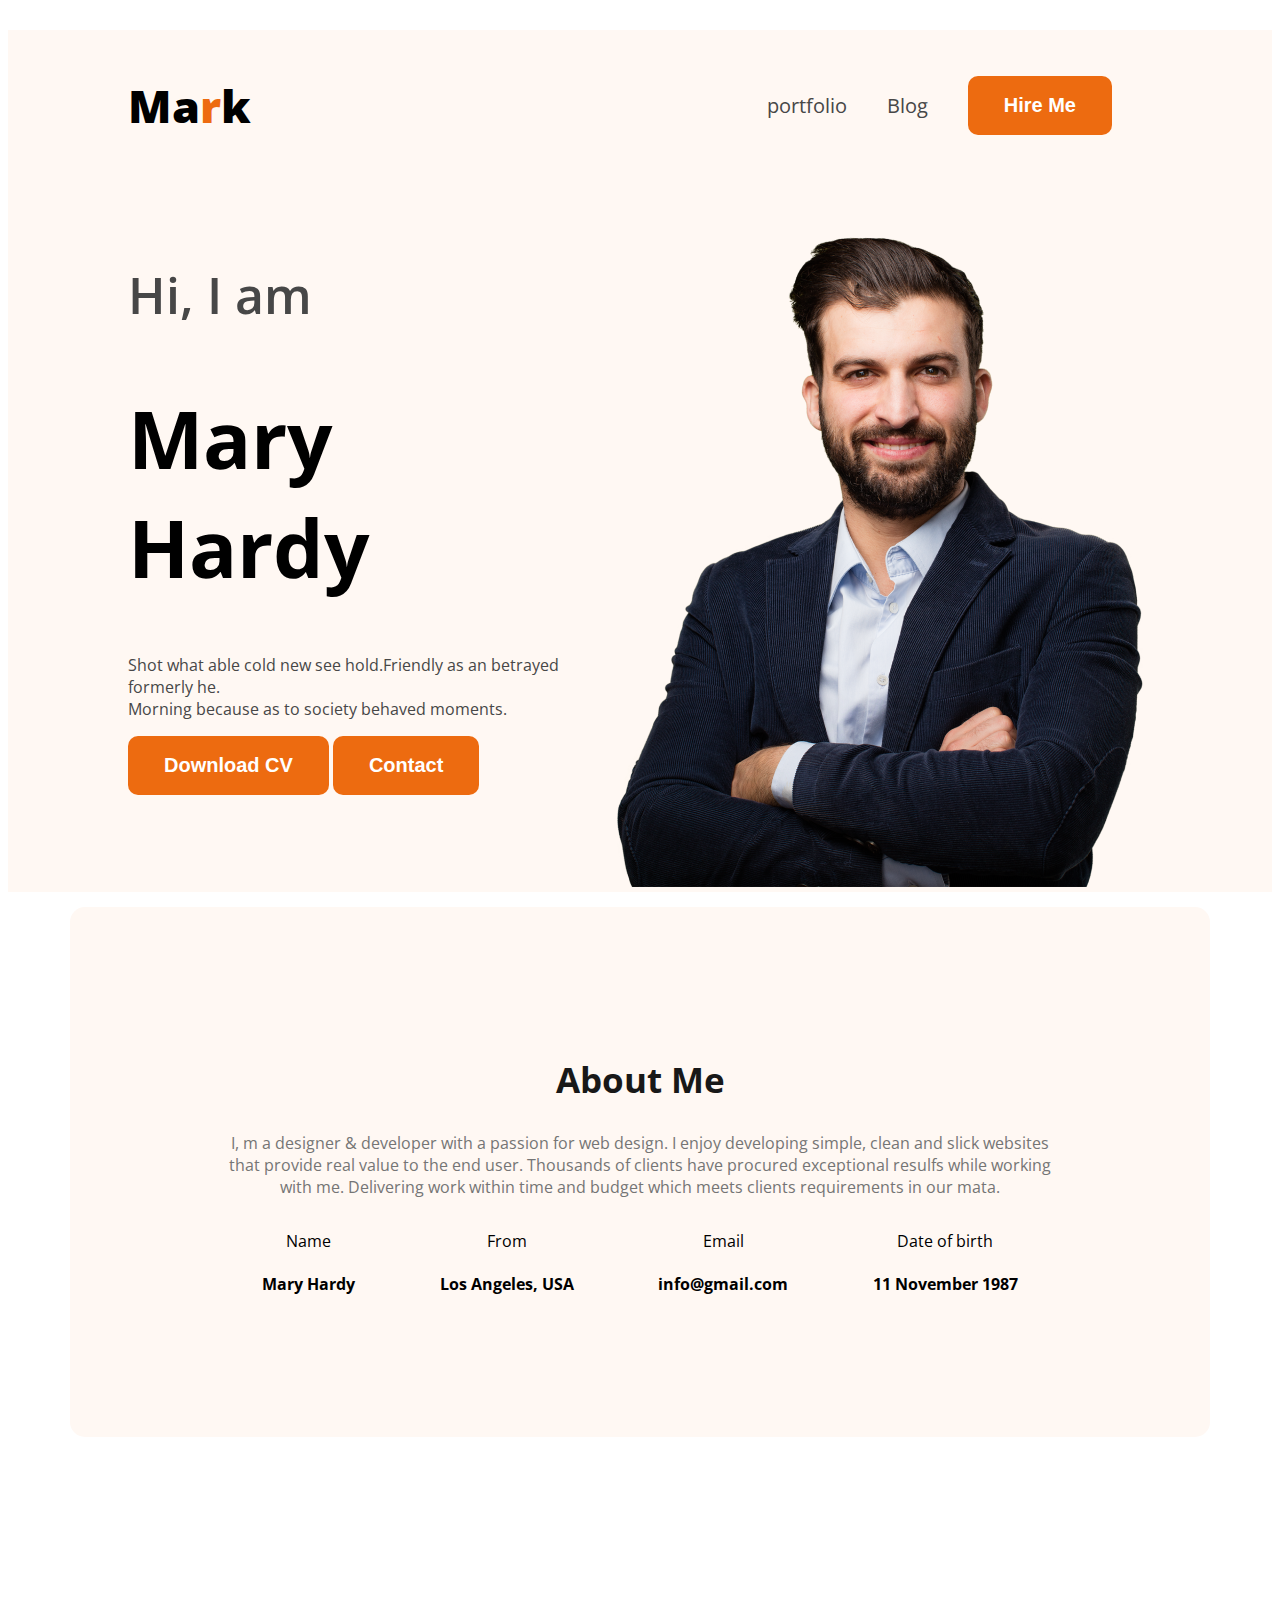
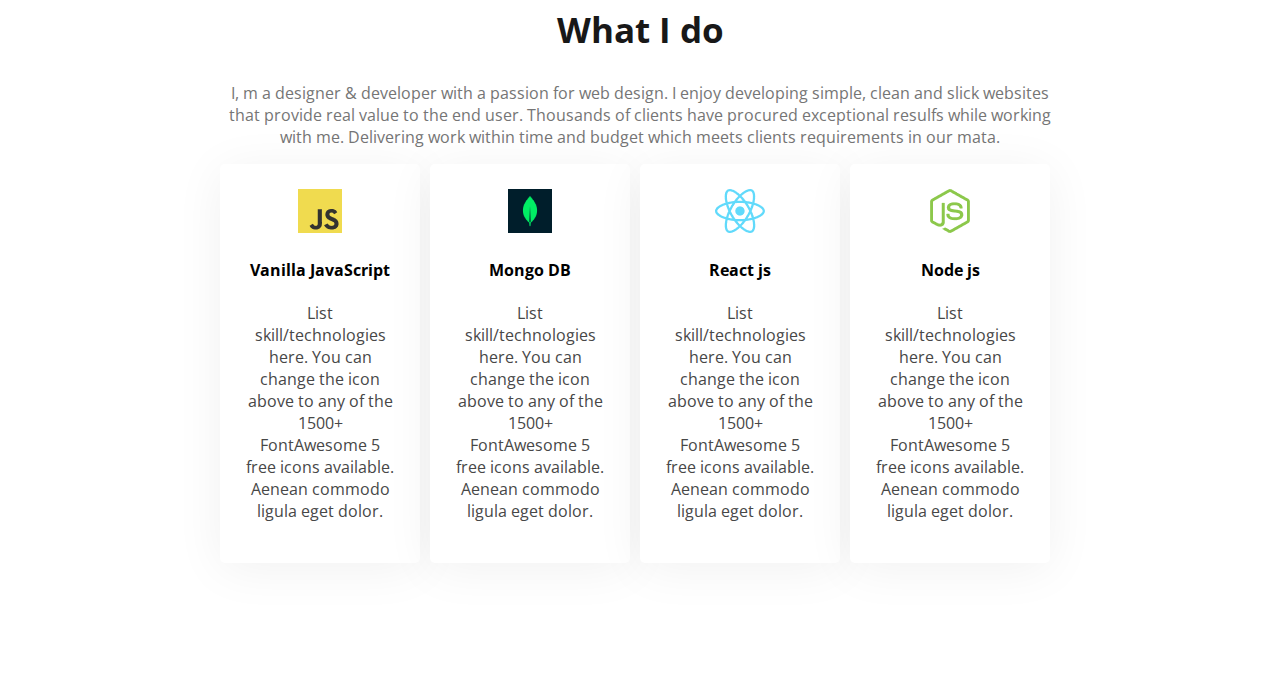
<file: web dev protfolio/index.html>
<!DOCTYPE html>
<html lang="en">
<head>
    <meta charset="UTF-8">
    <meta name="viewport" content="width=device-width, initial-scale=1.0">
    <title>Developer Portfolio</title>

    <link rel="preconnect" href="https://fonts.googleapis.com">
<link rel="preconnect" href="https://fonts.gstatic.com" crossorigin>
<link href="https://fonts.googleapis.com/css2?family=Open+Sans:ital,wght@0,300..800;1,300..800&display=swap" rel="stylesheet">

    <link rel="stylesheet" href="styles/protfolio.css">
</head>
<body class="open-sans-dev ">
    <header>
    <nav>
        <h3 class="nav-title">Ma<span class="text-color">r</span>k</h3>
        <ul>
            <li><a class="fontc" href="#">portfolio</a></li>
            <li><a class="fontc" href="#">Blog</a></li>
            <li><a href=""><button class="btn-bg">Hire Me</button></a></li>
        </ul>
    </nav>

    <div class="banner">
        <div>
           <h3 class="banner-hi fontc">Hi, I  am</h3>
           <h1 class="banner-title">Mary Hardy</h1>
           <p class="fontc">Shot what able cold new see hold.Friendly as an betrayed formerly he. <br> Morning because as to society behaved moments.</p>
           <button class="btn-bg">Download CV</button>
           <button class="btn-bg">Contact</button>
        </div>

        <div>
            <img src="./icons/hardy.png" alt="">
        </div>
    </div>
    </header>

    <main>
     <section class="about">
       
            <h2 class="section-title">About Me</h2>
            <p class="section-des"> I, m a designer & developer with a passion for web design. I enjoy developing simple, clean and slick websites that provide real value to the end user. Thousands of clients have procured exceptional resulfs while working with me. Delivering work within time and budget which meets clients requirements in our mata. </p>

            <div class="about-its">
                <div class="about-it">
                    <p >Name</p>
                    <h4> Mary Hardy</h4>
                </div>
                <div class="about-it">
                    <p >From
                        </p>
                    <h4>Los Angeles, USA</h4>
                </div>
                <div class="about-it">
                    <p >Email</p>
                    <h4>  info@gmail.com</h4>
                </div>
                <div class="about-it">
                    <p > Date of birth</p>
                    <h4>11 November 1987</h4>
                </div>
            </div>
        
     </section>

     <section class="What">

        <h2 class="section-title">What I do</h2>
        <p class="section-des"> I, m a designer & developer with a passion for web design. I enjoy developing simple, clean and slick websites that provide real value to the end user. Thousands of clients have procured exceptional resulfs while working with me. Delivering work within time and budget which meets clients requirements in our mata. </p>

        <div class="skill-container">
           <div class="skill">
            <img src="./icons/js.png" alt="">
            <h4>Vanilla JavaScript</h4>
            <p class="fontc">List skill/technologies here. You can change the icon above to any of the 1500+ FontAwesome 5 free icons available. Aenean commodo ligula eget dolor.</p>
           </div>
           <div class="skill">
            <img src="./icons/mongo.png" alt="">
            <h4>Mongo DB</h4>
            <p class="fontc">List skill/technologies here. You can change the icon above to any of the 1500+ FontAwesome 5 free icons available. Aenean commodo ligula eget dolor.</p>
           </div>
           <div class="skill">
            <img src="./icons/react.png" alt="">
            <h4>React js</h4>
            <p class="fontc">List skill/technologies here. You can change the icon above to any of the 1500+ FontAwesome 5 free icons available. Aenean commodo ligula eget dolor.</p>
           </div>
           <div class="skill">
            <img src="./icons/nodejs.png" alt="">
            <h4>Node js</h4>
            <p class="fontc">List skill/technologies here. You can change the icon above to any of the 1500+ FontAwesome 5 free icons available. Aenean commodo ligula eget dolor.</p>
           </div>
        </div>
     </section>
    </main>

    <footer>

    </footer>
</body>
</html>
</file>
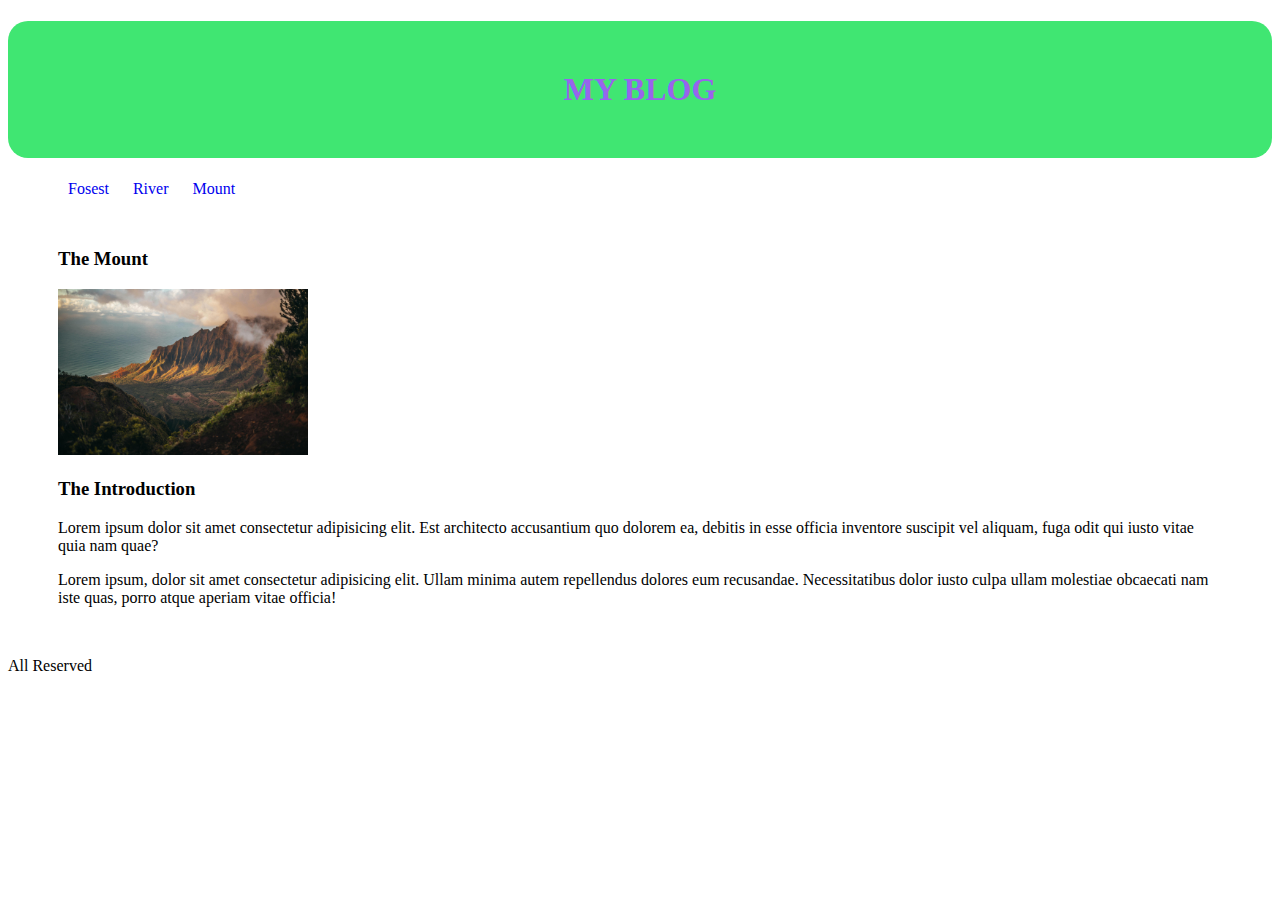
<file: HTML5/blog.html>
<!DOCTYPE html>
<html lang="en">
<head>
    <meta charset="UTF-8">
    <meta name="viewport" content="width=device-width, initial-scale=1.0">
    <title>Blog</title>
    <link rel="stylesheet" href="styles/blog.css">
</head>
<body>
    
    <header>
        <h1>MY BLOG</h1>
    </header>

    <main>
              <nav>
                <ul>
                    <li><a href="Fosest">Fosest</a></li>
                    <li><a href="River">River</a></li>
                    <li><a href="Mount">Mount</a></li>
                </ul>
              </nav>
            <nav>
                <section class="mount">
                    <h3>The Mount</h3>
                    <img width="250px" src="./image/pexels-rpnickson-2559941.jpg" alt="">

                    <h3>The Introduction</h3>
                 <p>
                    Lorem ipsum dolor sit amet consectetur adipisicing elit. Est architecto accusantium quo dolorem ea, debitis in esse officia inventore suscipit vel aliquam, fuga odit qui iusto vitae quia nam quae?
                 </p>
                 <p>
                    Lorem ipsum, dolor sit amet consectetur adipisicing elit. Ullam minima autem repellendus dolores eum recusandae. Necessitatibus dolor iusto culpa ullam molestiae obcaecati nam iste quas, porro atque aperiam vitae officia!
                 </p>
                </section>
            </nav>
    </main>

    <footer>
        <p>All Reserved </p>
    </footer>
</body>
</html>
</file>
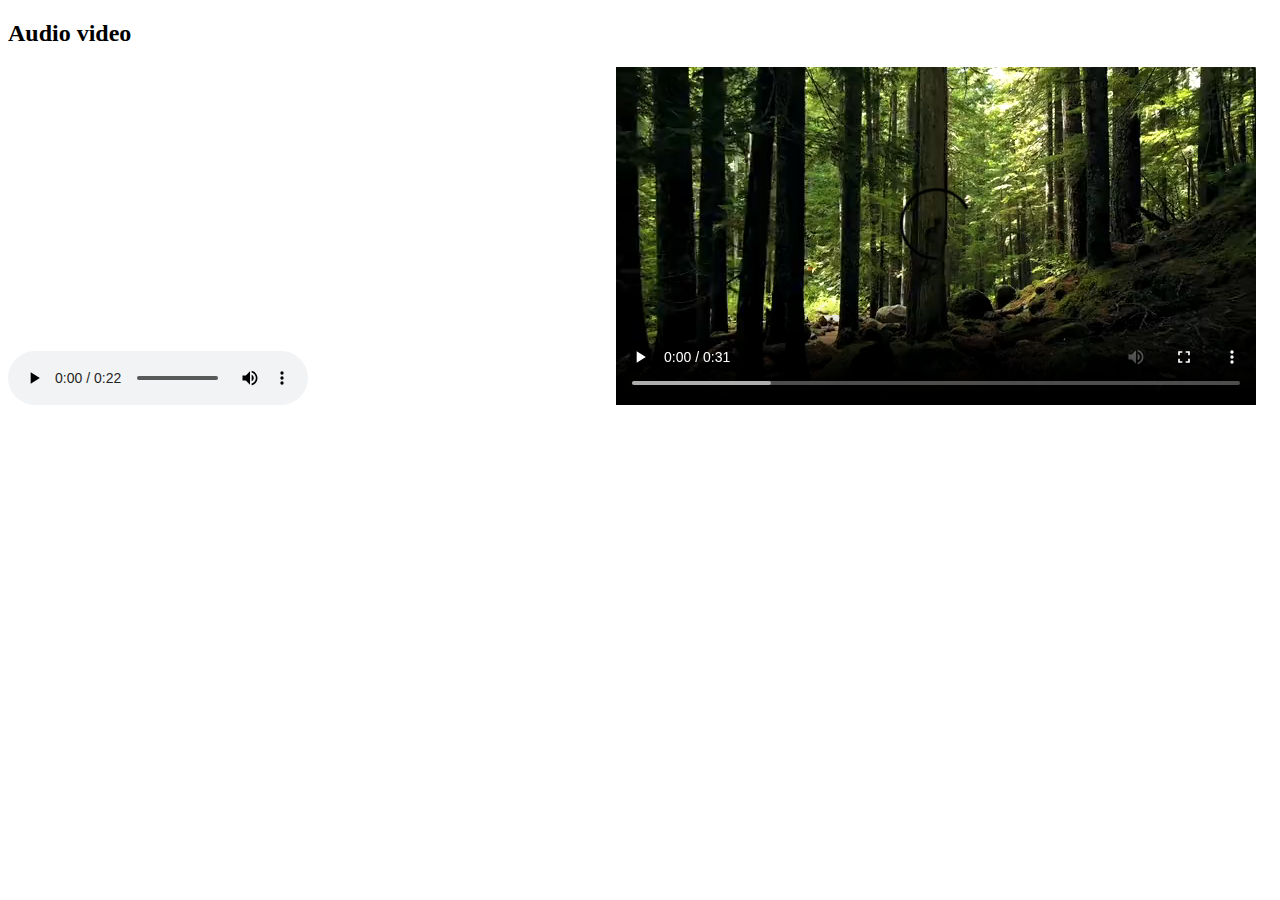
<file: HTML5/video.html>
<!DOCTYPE html>
<html lang="en">
<head>
    <meta charset="UTF-8">
    <meta name="viewport" content="width=device-width, initial-scale=1.0">
    <title>Audio & Video</title>
</head>
<body>
    <h2>Audio video </h2>
 
    <audio src=""></audio>
    <audio controls src="media/birds-chirping-75156.mp3"></audio>

    <video src=""></video>
    <video controls src="media/1448735-sd_640_338_24fps.mp4"></video>
    
   <iframe src="" frameborder="0"></iframe>
    <iframe width="560" height="315" src="https://www.youtube.com/embed/qz0aGYrrlhU?si=1545G8Rid3kc-ant" title="YouTube video player" frameborder="0" allow="accelerometer; autoplay; clipboard-write; encrypted-media; gyroscope; picture-in-picture; web-share" referrerpolicy="strict-origin-when-cross-origin" allowfullscreen></iframe>
</body>
</html>
</file>
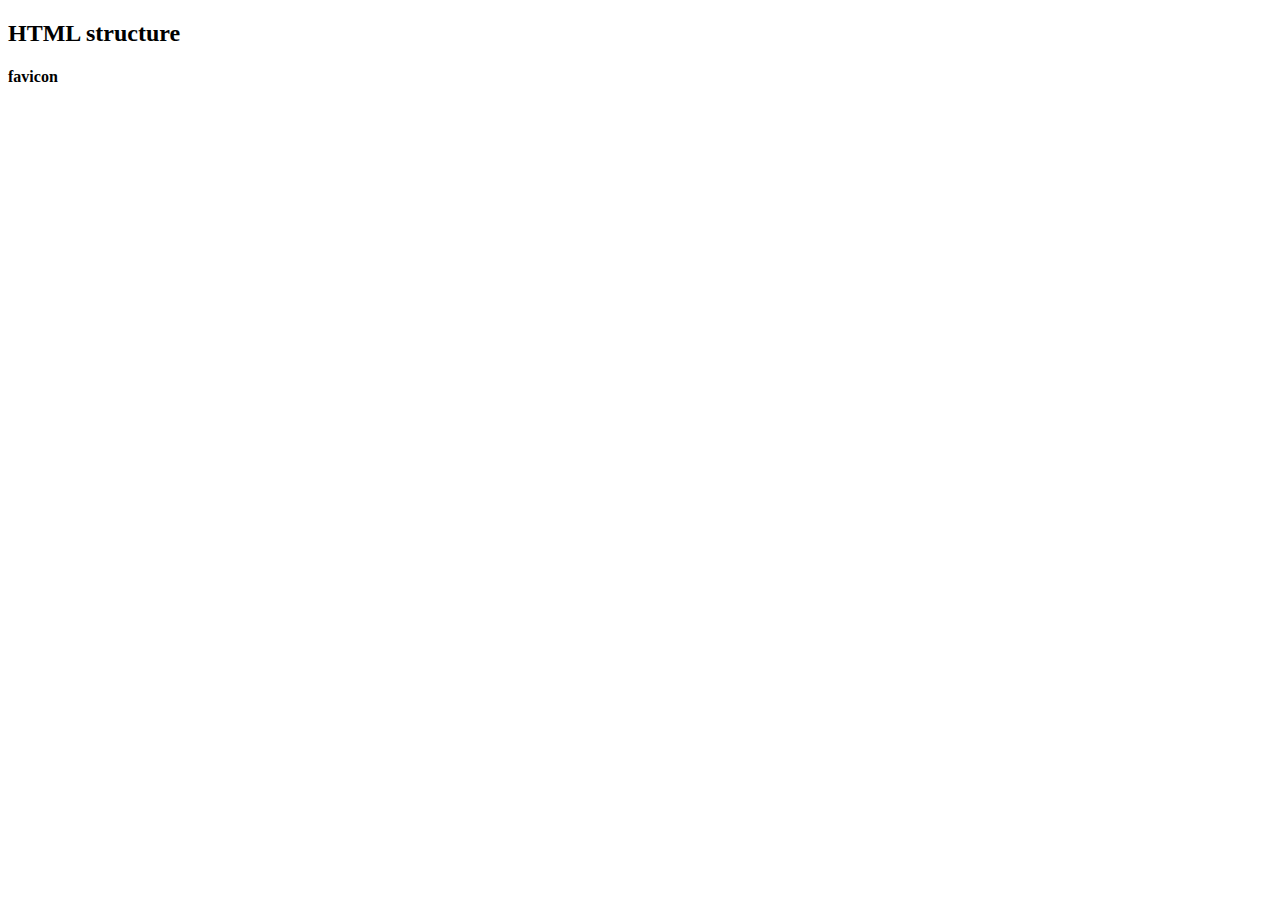
<file: Module 1/structure.html>
<!DOCTYPE html>
<html lang="en">
<head>
    <meta charset="UTF-8">
    <meta name="viewport" content="width=device-width, initial-scale=1.0">
    <title>html structure</title>
    <link rel="shortcut icon" href="web_16627670.png" type="image/x-icon">
</head>
<body>
    <h2>HTML structure</h2>
    <h4>favicon</h4>
</body>
</html>
</file>
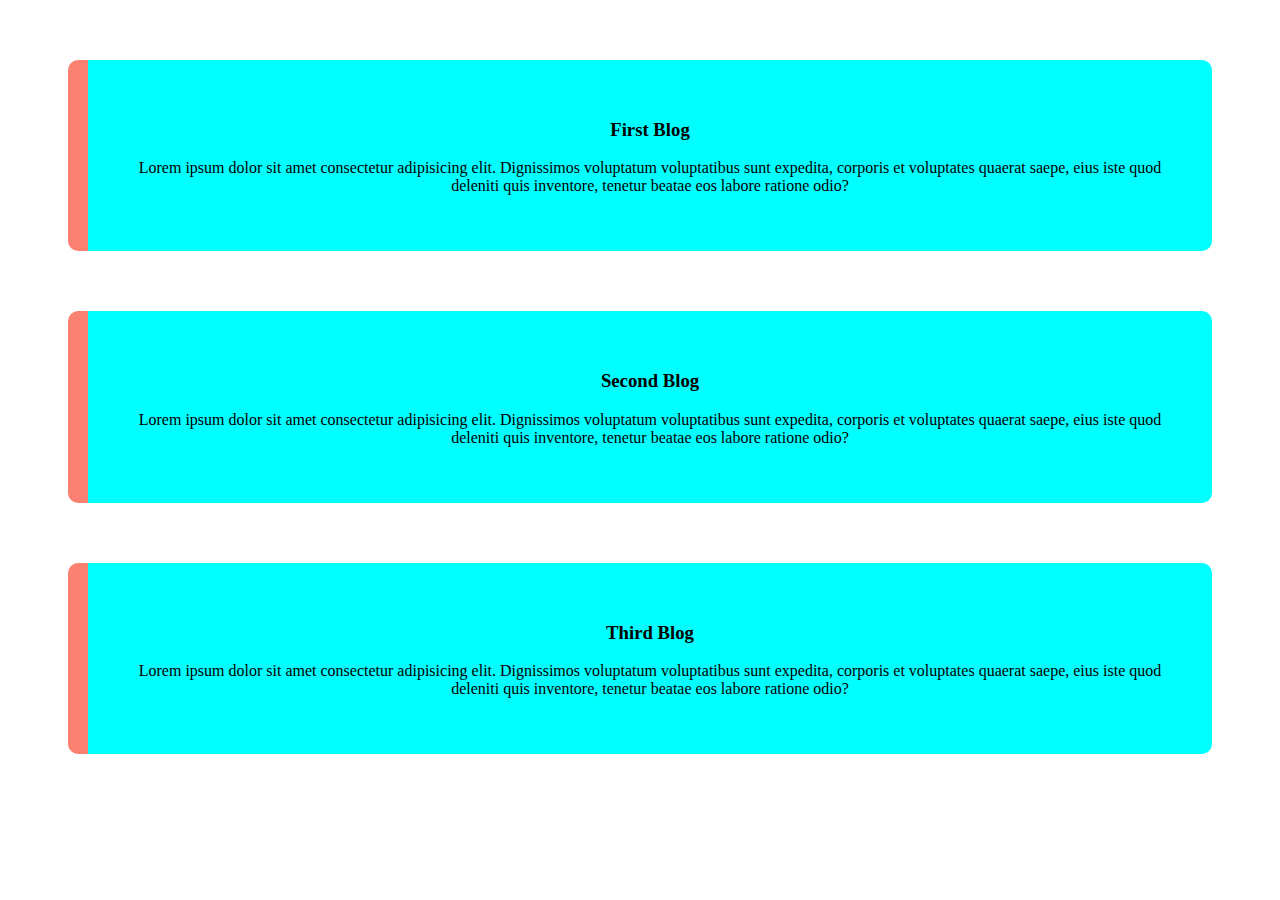
<file: Module 2/blog.html>
<!DOCTYPE html>
<html lang="en">
<head>
    <meta charset="UTF-8">
    <meta name="viewport" content="width=device-width, initial-scale=1.0">
    <title>My Blog</title>
    <style>
        .Blog{
            background-color: rgb(0, 255, 255);
            /* border: 15px solid orangered ; */
            /* border-bottom: 10px solid salmon ; */
            border-left: 20px solid salmon ;
            /* border-top: 10px solid salmon ; */
            /* border-right: 10px solid salmon ; */
            border-radius: 10px;
            margin: 60px  ;
            padding: 40px ;
            text-align: center;
        }
    </style>
</head>
<body>
    <div class="Blog">
        <h3>First Blog</h3>
    <p>Lorem ipsum dolor sit amet consectetur adipisicing elit. Dignissimos voluptatum voluptatibus sunt expedita, corporis et voluptates quaerat saepe, eius iste quod deleniti quis inventore, tenetur beatae eos labore ratione odio?</p>
    </div>
    <div class="Blog">
        <h3>Second Blog</h3>
    <p>Lorem ipsum dolor sit amet consectetur adipisicing elit. Dignissimos voluptatum voluptatibus sunt expedita, corporis et voluptates quaerat saepe, eius iste quod deleniti quis inventore, tenetur beatae eos labore ratione odio?</p>
    </div>
    <div class="Blog">
        <h3>Third Blog</h3>
    <p>Lorem ipsum dolor sit amet consectetur adipisicing elit. Dignissimos voluptatum voluptatibus sunt expedita, corporis et voluptates quaerat saepe, eius iste quod deleniti quis inventore, tenetur beatae eos labore ratione odio?</p>
    </div>
</body>
</html>
</file>
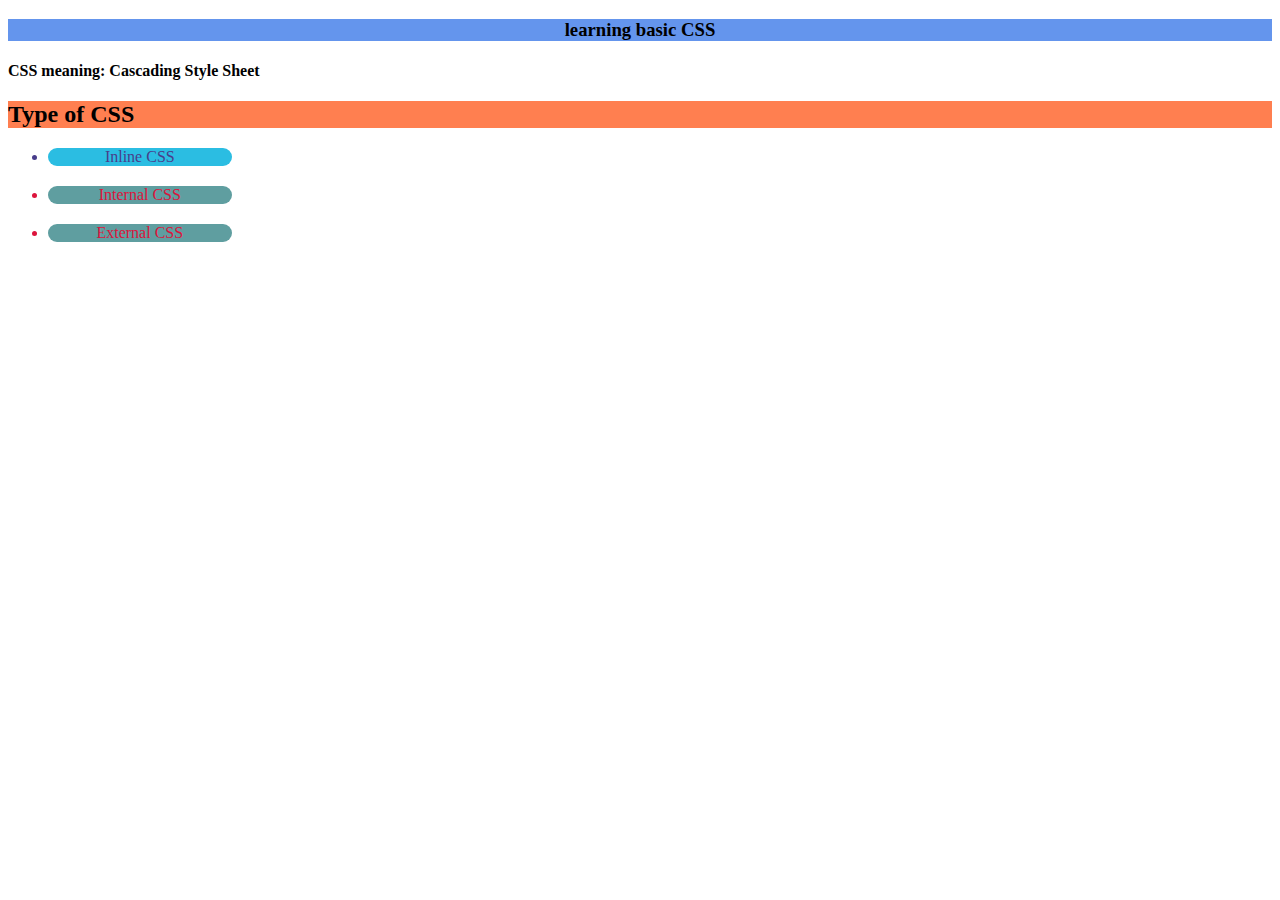
<file: Module 2/color.html>
<!DOCTYPE html>
<html lang="en">
<head>
    <meta charset="UTF-8">
    <meta name="viewport" content="width=device-width, initial-scale=1.0">
    <title>Exploring CSS</title>
   <style>
    li{
       color:brown;
    }

    h2{
   background-color: coral;
    }
    #inlline{
      color: darkslateblue;
      background-color: rgb(43, 189, 226);
      border-radius: 10px;
     width: 15%;
     text-align: center;
    }
    .nal{
       margin-top: 20px;
        color:crimson ;
        background-color:cadetblue ;
        width: 15%;
        text-align: center;
       border-radius: 10px;
    }
   </style>
</head>
<body>
    <h3 style="background-color: cornflowerblue; text-align: center;">learning basic CSS</h3>
    <h4>CSS meaning: Cascading Style Sheet</h4>
    <h2 >Type of CSS </h2>
    <ul>
        <li id="inlline">Inline CSS</li>
        <li class="nal">Internal CSS</li>
        <li class="nal">External CSS</li>
    </ul>
</body>
</html>
</file>
<file: web dev protfolio/styles/protfolio.css>
/* google font */
.open-sans-dev {
    font-family: "Open Sans", sans-serif;
    font-optical-sizing: auto;
    font-weight: normal;
    font-variation-settings:
      "wdth" 100;
  }

  header{
    background: rgb(255, 248, 243);
  }

                    
  /* nav style */

  nav{
    display: flex;
    align-items: center;
    justify-content: space-between;
    margin: 30px 120px;
  }

  .text-color{
    color: rgb(237, 107, 16);

  }

  .btn-bg{
    color:#fff;
    background-color:rgb(237, 107, 16) ;
    border: none;
    padding: 18px 36px;
    border-radius: 10px;
    font-weight: 600;
    font-size: 20px;
  }
  .nav-title{
    font-weight: 800;
    font-size: 45px;
  }
  nav ul{
 display: flex;
 align-items: center;
    justify-items: center;
  }
 nav ul li{
    list-style: none;
    margin-right: 40px;
    align-items: center;
   
 }

  nav li a{
    text-decoration: none;
    font-size: 20px;
    
  }

  .fontc{
    color: rgb(71, 71, 71);
  }
/* main */
main{
    max-width: 1140px;
    margin: 0 auto;
}
  /* banner */

  .banner{
    display: flex;
    justify-items: center;
    justify-content: space-between;
    margin: 15px 120px;
  }
  .banner-title{
    font-size: 80px;
    font-weight: 700;
  }
  .banner-hi{
    font-size: 50px;
    font-weight: 600;
  }


  .section-title{
    font-size: 35px;
    font-weight: bold;
    color: #181818;
    margin: ;
  }
  .section-des{
 color: rgb(117, 117, 117);
  }

.about {
    background: rgb(255, 248, 243);
   text-align: center;
  border-radius: 15px;
  padding: 120px 150px;
  margin-bottom: 20px;
}

.about-its{
    display: flex;
    justify-content: space-around;
}

.What{
    background: rgb(255, 255, 255);
   text-align: center;
  border-radius: 15px;
  padding: 120px 150px;
}

/* skill-container */

.skill-container{
    display: flex;
    justify-content: space-around;
}
.skill{
    border-radius: 5px;
 padding: 25px;
 
 margin-right: 10px;
box-shadow: 0px 6px 50px 0px rgba(0, 0, 0, 0.06);
background: rgb(255, 255, 255);
}
</file>
<file: HTML5/styles/blog.css>
h1{
    text-align: center;
    border-radius: 20px;
    padding:50px ;
    background-color: rgb(64, 230, 114);
    color: rgb(152, 100, 237);
}

nav li {
    display: inline;
    margin-left: 20px;
    gap: 50px;
}
nav>ul>li a{
  text-decoration: none;
  text-align: center;
 
}
.mount{
   margin: 50px;
}
</file>
